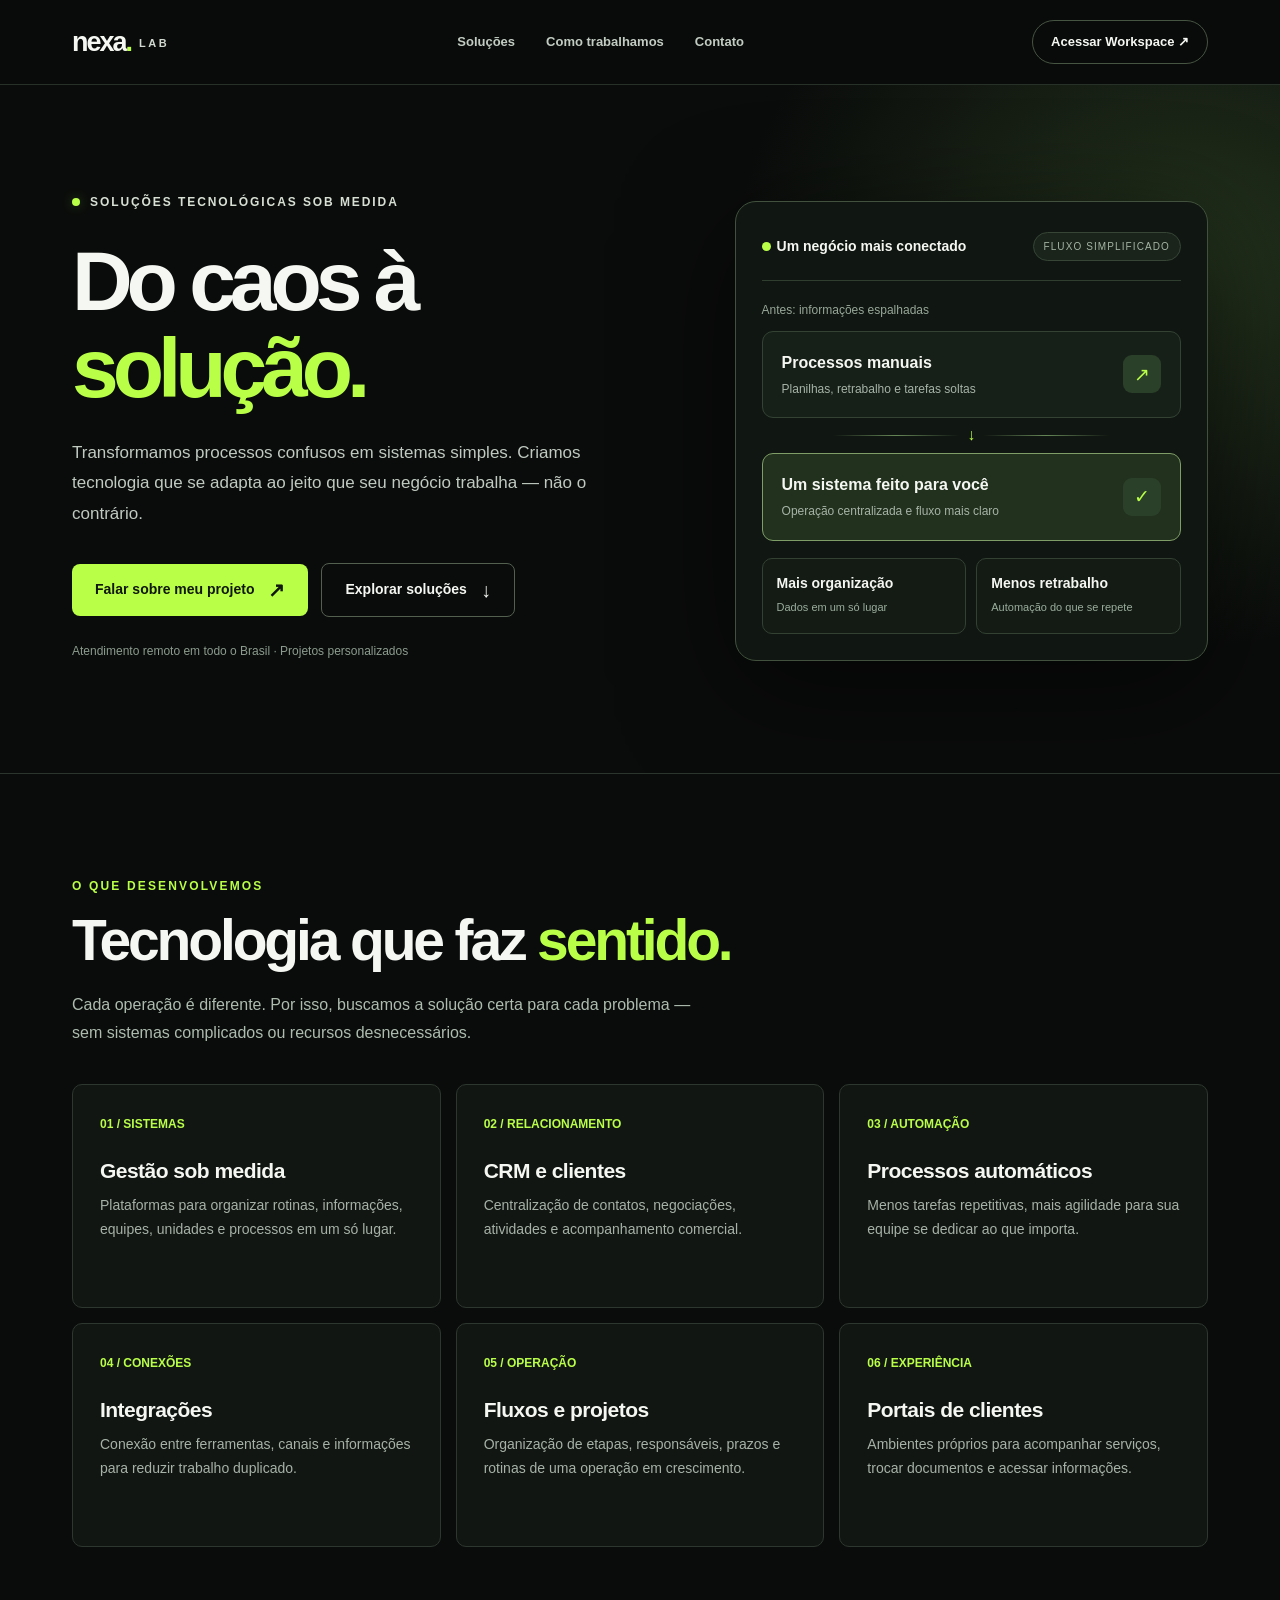
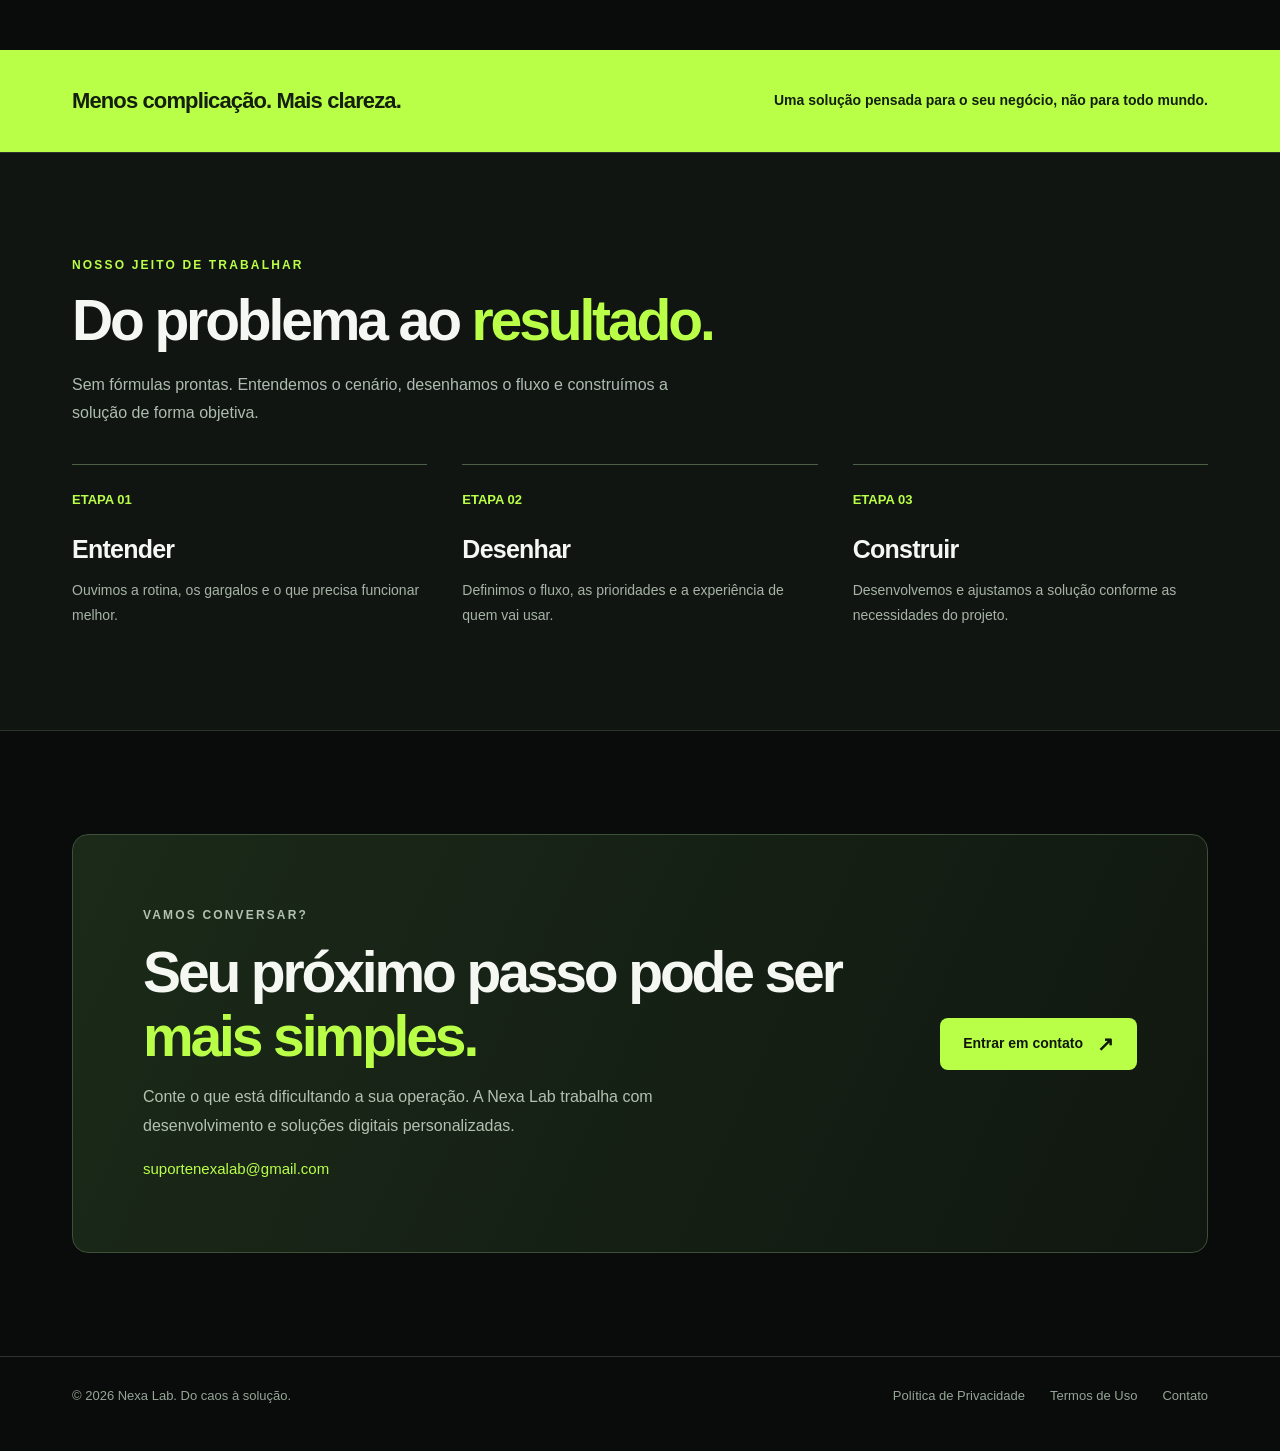
<file: index.html>
<!doctype html>
<html lang="pt-BR">
<head>
  <meta charset="utf-8">
  <meta name="viewport" content="width=device-width,initial-scale=1">
  <meta name="theme-color" content="#0a0c0b">
  <meta name="description" content="Nexa Lab: soluções tecnológicas sob medida, sistemas, CRM, integrações e automações para simplificar a gestão do seu negócio.">
  <meta property="og:type" content="website">
  <meta property="og:locale" content="pt_BR">
  <meta property="og:title" content="Nexa Lab — Do caos à solução">
  <meta property="og:description" content="Sistemas, integrações e automações sob medida para uma operação mais simples.">
  <title>Nexa Lab — Do caos à solução</title>
  <link rel="icon" type="image/svg+xml" href="/favicon.svg">
  <link rel="stylesheet" href="/style.css">
</head>
<body>
  <header class="header">
    <div class="container header-inner">
      <a href="/" aria-label="Nexa Lab, página inicial" class="logo">nexa<span class="dot">.</span><small>LAB</small></a>
      <nav class="nav" aria-label="Menu principal">
        <a href="#solucoes">Soluções</a>
        <a href="#processo">Como trabalhamos</a>
        <a href="#contato">Contato</a>
      </nav>
      <a class="nav-cta" href="https://nexa-workspace-tau.vercel.app/" target="_blank" rel="noopener noreferrer">Acessar Workspace ↗</a>
    </div>
  </header>
  <main>
    <section class="hero" aria-labelledby="hero-title">
      <div class="container hero-grid">
        <div>
          <span class="eyebrow">Soluções tecnológicas sob medida</span>
          <h1 id="hero-title">Do caos à <span class="accent">solução.</span></h1>
          <p class="lead">Transformamos processos confusos em sistemas simples. Criamos tecnologia que se adapta ao jeito que seu negócio trabalha — não o contrário.</p>
          <div class="actions">
            <a class="button button-primary" href="mailto:suportenexalab@gmail.com?subject=Quero%20conversar%20sobre%20um%20projeto">Falar sobre meu projeto <span class="arrow" aria-hidden="true">↗</span></a>
            <a class="button button-outline" href="#solucoes">Explorar soluções <span class="arrow" aria-hidden="true">↓</span></a>
          </div>
          <p class="fine">Atendimento remoto em todo o Brasil · Projetos personalizados</p>
        </div>
        <div class="visual" aria-label="Ilustração conceitual de organização de processos">
          <div class="visual-top"><span class="visual-title"><span class="signal"></span>Um negócio mais conectado</span><span class="visual-label">Fluxo simplificado</span></div>
          <p class="flow-note">Antes: informações espalhadas</p>
          <div class="flow-card"><div><strong>Processos manuais</strong><small>Planilhas, retrabalho e tarefas soltas</small></div><span class="flow-icon" aria-hidden="true">↗</span></div>
          <div class="flow-lines" aria-hidden="true">↓</div>
          <div class="flow-card" style="border-color:#7f9d67;background:#21311d"><div><strong>Um sistema feito para você</strong><small>Operação centralizada e fluxo mais claro</small></div><span class="flow-icon" aria-hidden="true">✓</span></div>
          <div class="flow-bottom">
            <div class="micro"><b>Mais organização</b><small>Dados em um só lugar</small></div>
            <div class="micro"><b>Menos retrabalho</b><small>Automação do que se repete</small></div>
          </div>
        </div>
      </div>
    </section>
    <section id="solucoes" class="section" aria-labelledby="solucoes-title">
      <div class="container">
        <div class="section-head">
          <p class="kicker">O que desenvolvemos</p>
          <h2 id="solucoes-title">Tecnologia que faz <span class="accent">sentido.</span></h2>
          <p class="intro">Cada operação é diferente. Por isso, buscamos a solução certa para cada problema — sem sistemas complicados ou recursos desnecessários.</p>
        </div>
        <div class="grid">
          <article class="service"><p class="number">01 / SISTEMAS</p><h3>Gestão sob medida</h3><p>Plataformas para organizar rotinas, informações, equipes, unidades e processos em um só lugar.</p></article>
          <article class="service"><p class="number">02 / RELACIONAMENTO</p><h3>CRM e clientes</h3><p>Centralização de contatos, negociações, atividades e acompanhamento comercial.</p></article>
          <article class="service"><p class="number">03 / AUTOMAÇÃO</p><h3>Processos automáticos</h3><p>Menos tarefas repetitivas, mais agilidade para sua equipe se dedicar ao que importa.</p></article>
          <article class="service"><p class="number">04 / CONEXÕES</p><h3>Integrações</h3><p>Conexão entre ferramentas, canais e informações para reduzir trabalho duplicado.</p></article>
          <article class="service"><p class="number">05 / OPERAÇÃO</p><h3>Fluxos e projetos</h3><p>Organização de etapas, responsáveis, prazos e rotinas de uma operação em crescimento.</p></article>
          <article class="service"><p class="number">06 / EXPERIÊNCIA</p><h3>Portais de clientes</h3><p>Ambientes próprios para acompanhar serviços, trocar documentos e acessar informações.</p></article>
        </div>
      </div>
    </section>
    <div class="band"><div class="container band-inner"><strong>Menos complicação. Mais clareza.</strong><span>Uma solução pensada para o seu negócio, não para todo mundo.</span></div></div>
    <section id="processo" class="section section-soft" aria-labelledby="processo-title">
      <div class="container">
        <div class="section-head">
          <p class="kicker">Nosso jeito de trabalhar</p>
          <h2 id="processo-title">Do problema ao <span class="accent">resultado.</span></h2>
          <p class="intro">Sem fórmulas prontas. Entendemos o cenário, desenhamos o fluxo e construímos a solução de forma objetiva.</p>
        </div>
        <div class="process">
          <div class="step"><b>ETAPA 01</b><h3>Entender</h3><p>Ouvimos a rotina, os gargalos e o que precisa funcionar melhor.</p></div>
          <div class="step"><b>ETAPA 02</b><h3>Desenhar</h3><p>Definimos o fluxo, as prioridades e a experiência de quem vai usar.</p></div>
          <div class="step"><b>ETAPA 03</b><h3>Construir</h3><p>Desenvolvemos e ajustamos a solução conforme as necessidades do projeto.</p></div>
        </div>
      </div>
    </section>
    <section id="contato" class="section">
      <div class="container">
        <div class="contact">
          <div>
            <p class="kicker">Vamos conversar?</p>
            <h2>Seu próximo passo pode ser <span class="accent">mais simples.</span></h2>
            <p>Conte o que está dificultando a sua operação. A Nexa Lab trabalha com desenvolvimento e soluções digitais personalizadas.</p>
            <a class="email" href="mailto:suportenexalab@gmail.com">suportenexalab@gmail.com</a>
          </div>
          <a class="button button-primary" href="mailto:suportenexalab@gmail.com?subject=Contato%20pelo%20site%20da%20Nexa%20Lab">Entrar em contato <span class="arrow" aria-hidden="true">↗</span></a>
        </div>
      </div>
    </section>
  </main>
  <footer class="footer">
    <div class="container footer-inner">
      <span>© 2026 Nexa Lab. Do caos à solução.</span>
      <div class="footer-links"><a href="/privacidade.html">Política de Privacidade</a><a href="/termos.html">Termos de Uso</a><a href="mailto:suportenexalab@gmail.com">Contato</a></div>
    </div>
  </footer>
</body>
</html>
</file>
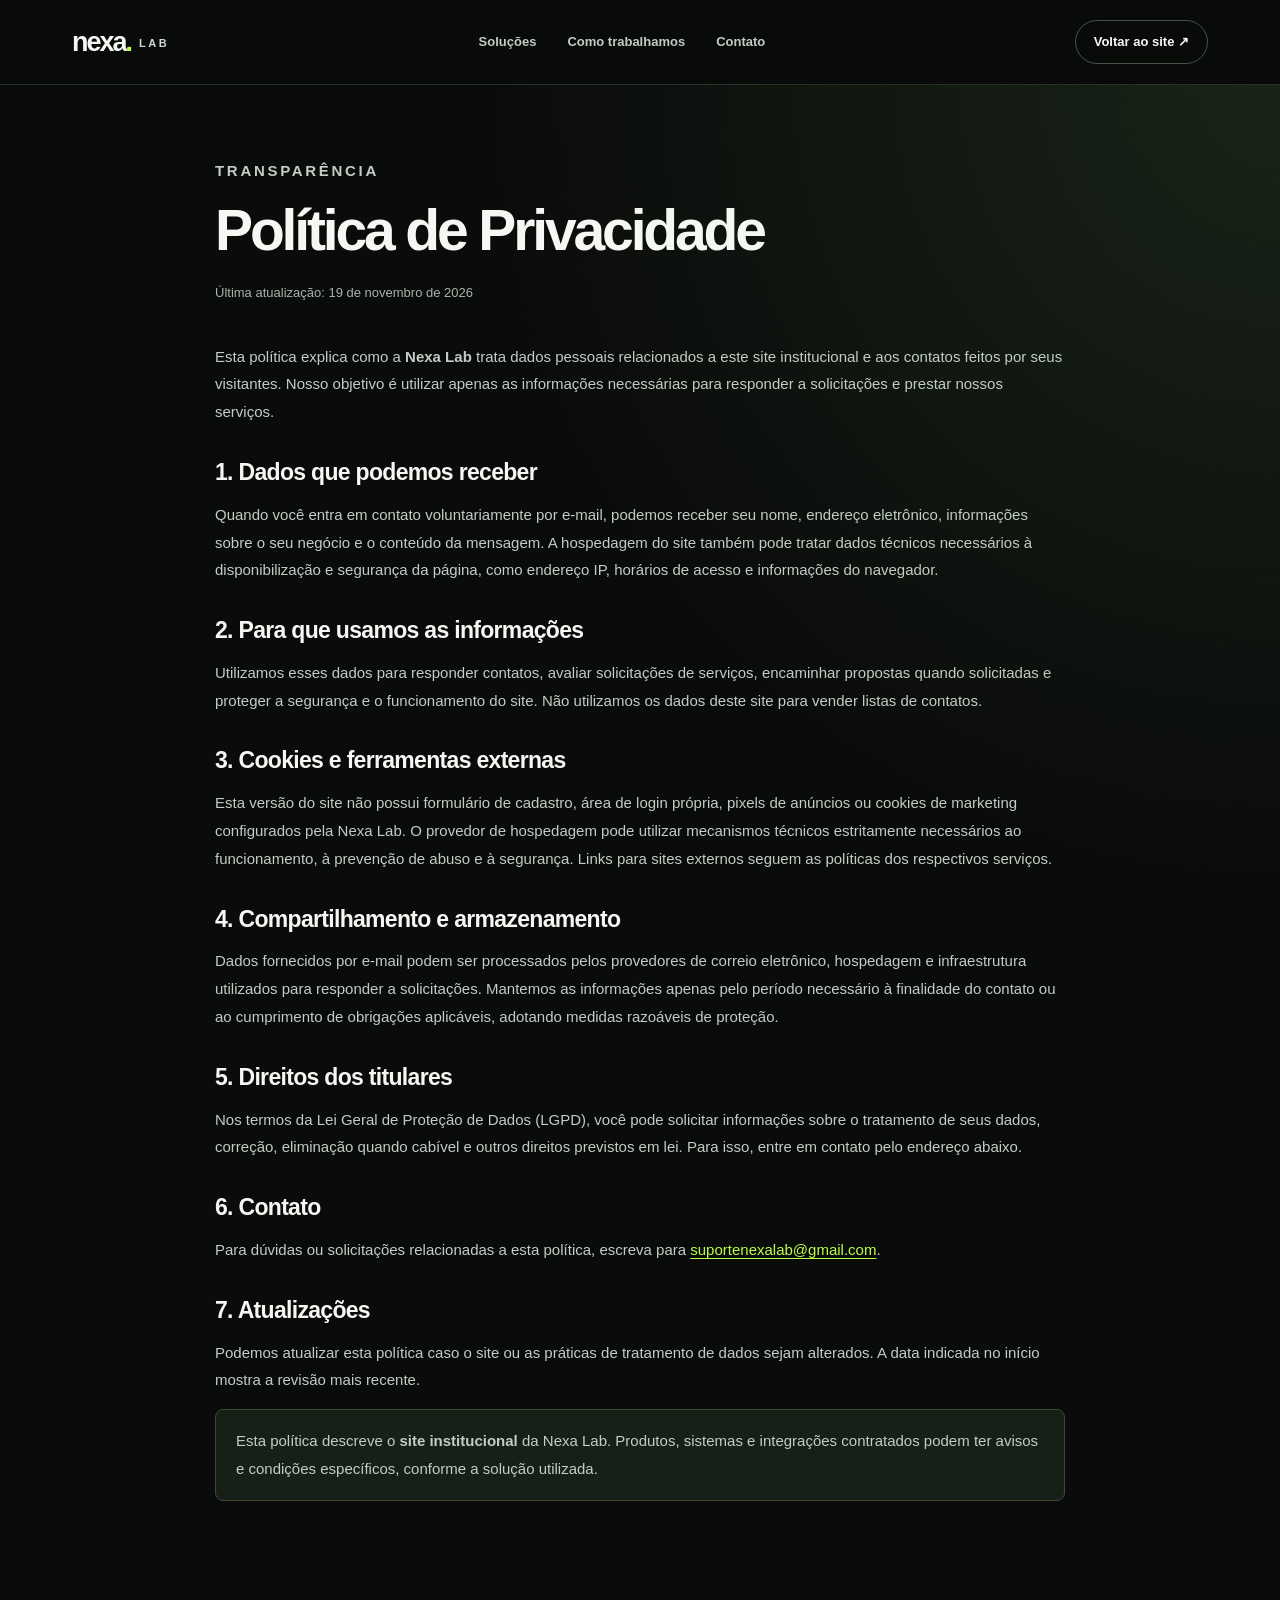
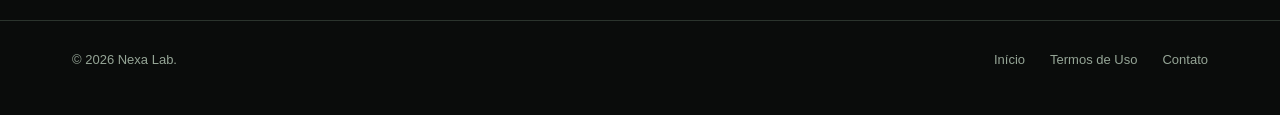
<file: privacidade.html>
<!doctype html>
<html lang="pt-BR">
<head><meta charset="utf-8"><meta name="viewport" content="width=device-width,initial-scale=1"><meta name="theme-color" content="#0a0c0b"><meta name="description" content="Política de privacidade do site institucional Nexa Lab."><title>Política de Privacidade | Nexa Lab</title><link rel="icon" href="/favicon.svg" type="image/svg+xml"><link rel="stylesheet" href="/style.css"></head>
<body>
<header class="header"><div class="container header-inner"><a class="logo" href="/" aria-label="Voltar à página inicial">nexa<span class="dot">.</span><small>LAB</small></a><nav class="nav" aria-label="Navegação"><a href="/#solucoes">Soluções</a><a href="/#processo">Como trabalhamos</a><a href="/#contato">Contato</a></nav><a class="nav-cta" href="/">Voltar ao site ↗</a></div></header>
<main class="doc-wrap"><article class="container document">
<p class="kicker">Transparência</p><h1>Política de Privacidade</h1><p class="updated">Última atualização: 19 de novembro de 2026</p>
<p>Esta política explica como a <strong>Nexa Lab</strong> trata dados pessoais relacionados a este site institucional e aos contatos feitos por seus visitantes. Nosso objetivo é utilizar apenas as informações necessárias para responder a solicitações e prestar nossos serviços.</p>
<h2>1. Dados que podemos receber</h2><p>Quando você entra em contato voluntariamente por e-mail, podemos receber seu nome, endereço eletrônico, informações sobre o seu negócio e o conteúdo da mensagem. A hospedagem do site também pode tratar dados técnicos necessários à disponibilização e segurança da página, como endereço IP, horários de acesso e informações do navegador.</p>
<h2>2. Para que usamos as informações</h2><p>Utilizamos esses dados para responder contatos, avaliar solicitações de serviços, encaminhar propostas quando solicitadas e proteger a segurança e o funcionamento do site. Não utilizamos os dados deste site para vender listas de contatos.</p>
<h2>3. Cookies e ferramentas externas</h2><p>Esta versão do site não possui formulário de cadastro, área de login própria, pixels de anúncios ou cookies de marketing configurados pela Nexa Lab. O provedor de hospedagem pode utilizar mecanismos técnicos estritamente necessários ao funcionamento, à prevenção de abuso e à segurança. Links para sites externos seguem as políticas dos respectivos serviços.</p>
<h2>4. Compartilhamento e armazenamento</h2><p>Dados fornecidos por e-mail podem ser processados pelos provedores de correio eletrônico, hospedagem e infraestrutura utilizados para responder a solicitações. Mantemos as informações apenas pelo período necessário à finalidade do contato ou ao cumprimento de obrigações aplicáveis, adotando medidas razoáveis de proteção.</p>
<h2>5. Direitos dos titulares</h2><p>Nos termos da Lei Geral de Proteção de Dados (LGPD), você pode solicitar informações sobre o tratamento de seus dados, correção, eliminação quando cabível e outros direitos previstos em lei. Para isso, entre em contato pelo endereço abaixo.</p>
<h2>6. Contato</h2><p>Para dúvidas ou solicitações relacionadas a esta política, escreva para <a href="mailto:suportenexalab@gmail.com">suportenexalab@gmail.com</a>.</p>
<h2>7. Atualizações</h2><p>Podemos atualizar esta política caso o site ou as práticas de tratamento de dados sejam alterados. A data indicada no início mostra a revisão mais recente.</p>
<p class="callout">Esta política descreve o <strong>site institucional</strong> da Nexa Lab. Produtos, sistemas e integrações contratados podem ter avisos e condições específicos, conforme a solução utilizada.</p>
</article></main>
<footer class="footer"><div class="container footer-inner"><span>© 2026 Nexa Lab.</span><div class="footer-links"><a href="/">Início</a><a href="/termos.html">Termos de Uso</a><a href="mailto:suportenexalab@gmail.com">Contato</a></div></div></footer></body></html>
</file>
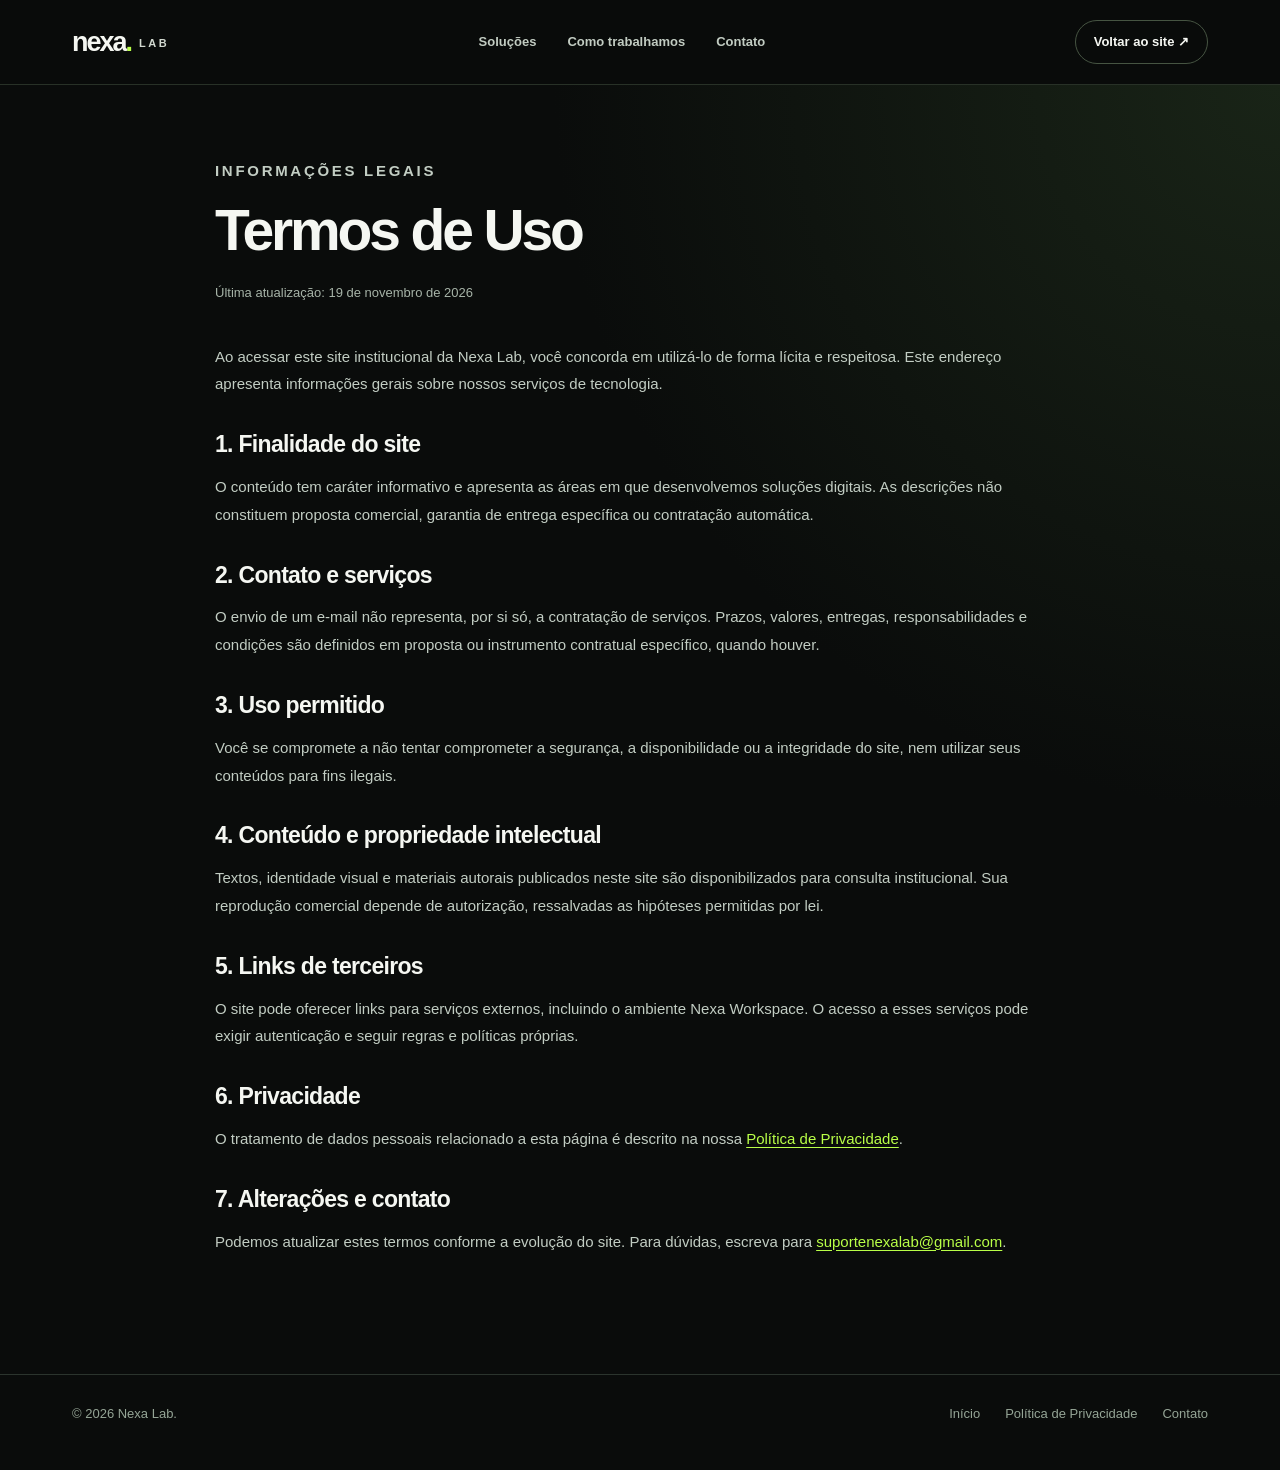
<file: termos.html>
<!doctype html>
<html lang="pt-BR"><head><meta charset="utf-8"><meta name="viewport" content="width=device-width,initial-scale=1"><meta name="theme-color" content="#0a0c0b"><meta name="description" content="Termos de uso do site institucional Nexa Lab."><title>Termos de Uso | Nexa Lab</title><link rel="icon" href="/favicon.svg" type="image/svg+xml"><link rel="stylesheet" href="/style.css"></head>
<body><header class="header"><div class="container header-inner"><a class="logo" href="/" aria-label="Voltar à página inicial">nexa<span class="dot">.</span><small>LAB</small></a><nav class="nav" aria-label="Navegação"><a href="/#solucoes">Soluções</a><a href="/#processo">Como trabalhamos</a><a href="/#contato">Contato</a></nav><a class="nav-cta" href="/">Voltar ao site ↗</a></div></header>
<main class="doc-wrap"><article class="container document">
<p class="kicker">Informações legais</p><h1>Termos de Uso</h1><p class="updated">Última atualização: 19 de novembro de 2026</p>
<p>Ao acessar este site institucional da Nexa Lab, você concorda em utilizá-lo de forma lícita e respeitosa. Este endereço apresenta informações gerais sobre nossos serviços de tecnologia.</p>
<h2>1. Finalidade do site</h2><p>O conteúdo tem caráter informativo e apresenta as áreas em que desenvolvemos soluções digitais. As descrições não constituem proposta comercial, garantia de entrega específica ou contratação automática.</p>
<h2>2. Contato e serviços</h2><p>O envio de um e-mail não representa, por si só, a contratação de serviços. Prazos, valores, entregas, responsabilidades e condições são definidos em proposta ou instrumento contratual específico, quando houver.</p>
<h2>3. Uso permitido</h2><p>Você se compromete a não tentar comprometer a segurança, a disponibilidade ou a integridade do site, nem utilizar seus conteúdos para fins ilegais.</p>
<h2>4. Conteúdo e propriedade intelectual</h2><p>Textos, identidade visual e materiais autorais publicados neste site são disponibilizados para consulta institucional. Sua reprodução comercial depende de autorização, ressalvadas as hipóteses permitidas por lei.</p>
<h2>5. Links de terceiros</h2><p>O site pode oferecer links para serviços externos, incluindo o ambiente Nexa Workspace. O acesso a esses serviços pode exigir autenticação e seguir regras e políticas próprias.</p>
<h2>6. Privacidade</h2><p>O tratamento de dados pessoais relacionado a esta página é descrito na nossa <a href="/privacidade.html">Política de Privacidade</a>.</p>
<h2>7. Alterações e contato</h2><p>Podemos atualizar estes termos conforme a evolução do site. Para dúvidas, escreva para <a href="mailto:suportenexalab@gmail.com">suportenexalab@gmail.com</a>.</p>
</article></main>
<footer class="footer"><div class="container footer-inner"><span>© 2026 Nexa Lab.</span><div class="footer-links"><a href="/">Início</a><a href="/privacidade.html">Política de Privacidade</a><a href="mailto:suportenexalab@gmail.com">Contato</a></div></div></footer></body></html>
</file>
<file: style.css>
:root{color-scheme:dark;--bg:#0a0c0b;--panel:#121613;--panel2:#181e19;--cream:#f5f7f2;--muted:#abb5ad;--line:#2b342d;--green:#b9ff48;--green-dark:#243717;font-family:Inter,"Segoe UI",Arial,Helvetica,sans-serif}
*{box-sizing:border-box}html{scroll-behavior:smooth;scroll-padding-top:100px}body{margin:0;background:var(--bg);color:var(--cream);line-height:1.55}a{color:inherit;text-decoration:none}button,a{touch-action:manipulation}a:focus-visible{outline:3px solid var(--green);outline-offset:5px;border-radius:4px}::selection{background:var(--green);color:#101410}
.container{width:min(1136px,calc(100% - 48px));margin-inline:auto}.header{position:relative;z-index:10;border-bottom:1px solid #283127;background:rgba(10,12,11,.97)}.header-inner{height:84px;display:flex;align-items:center;justify-content:space-between;gap:32px}.logo{font-weight:900;letter-spacing:-.075em;font-size:27px;white-space:nowrap;line-height:1}.logo .dot{color:var(--green)}.logo small{font-size:11px;font-weight:650;letter-spacing:.23em;margin-left:8px;color:#d2d9d0;vertical-align:middle}.nav{display:flex;align-items:center;gap:31px;font-size:13px;font-weight:650;color:#c2ccc2}.nav a:hover,.footer a:hover{color:var(--green)}.nav-cta{border:1px solid #465442;color:var(--cream);font-size:13px;font-weight:700;padding:11px 18px;border-radius:999px;white-space:nowrap;transition:.2s}.nav-cta:hover{border-color:var(--green);color:var(--green)}
.hero{position:relative;overflow:hidden;padding:104px 0 100px;background:radial-gradient(ellipse 48% 75% at 93% 26%,#24331d 0%,transparent 74%),var(--bg);border-bottom:1px solid var(--line)}.hero-grid{display:grid;grid-template-columns:1.12fr .88fr;gap:60px;align-items:center}.eyebrow{display:inline-flex;align-items:center;gap:10px;font-size:12px;letter-spacing:.16em;text-transform:uppercase;color:#d8e0d4;font-weight:750}.eyebrow:before{content:"";width:8px;height:8px;border-radius:50%;background:var(--green);box-shadow:0 0 12px #b9ff4848}h1,h2,h3,p{margin-top:0}.hero h1{font-size:clamp(50px,6.7vw,84px);line-height:1.035;letter-spacing:-.072em;margin:24px 0 26px;font-weight:800;max-width:780px}.accent{color:var(--green)}.lead{font-size:17px;line-height:1.8;color:#c0cac1;max-width:575px}.actions{display:flex;align-items:center;gap:13px;flex-wrap:wrap;margin-top:34px}.button{display:inline-flex;gap:14px;align-items:center;justify-content:center;padding:15px 23px;border-radius:8px;font-size:14px;font-weight:800;min-height:52px;transition:transform .18s,background .18s}.button:hover{transform:translateY(-2px)}.button-primary{background:var(--green);color:#10170b}.button-primary:hover{background:#d1ff89}.button-outline{border:1px solid #53604f;color:var(--cream)}.button-outline:hover{border-color:var(--green)}.arrow{font-size:20px;line-height:1}.fine{color:#8c9c8e;font-size:12px;margin-top:25px}
.visual{position:relative;padding:26px;background:#101611;border:1px solid #41513d;border-radius:21px;box-shadow:0 28px 110px #0009}.visual-top{display:flex;align-items:center;justify-content:space-between;border-bottom:1px solid #303e30;padding:4px 0 19px}.visual-title{font-size:14px;font-weight:750}.visual-label{font-size:10px;text-transform:uppercase;letter-spacing:.11em;color:#a3b4a3;background:#1a241b;padding:6px 10px;border-radius:30px;border:1px solid #364536}.signal{width:9px;height:9px;border-radius:50%;background:var(--green);display:inline-block;margin-right:6px}.flow-note{font-size:12px;color:#97a798;margin:20px 0 11px}.flow-card{padding:19px;display:flex;align-items:center;justify-content:space-between;border:1px solid #344234;background:#172018;border-radius:11px;gap:16px}.flow-card strong{font-size:16px}.flow-card small{display:block;color:#a6b3a7;margin-top:4px;font-size:12px}.flow-icon{display:grid;place-items:center;width:38px;height:38px;flex-shrink:0;background:#2b4029;color:var(--green);border-radius:9px;font-size:19px}.flow-lines{height:35px;display:flex;align-items:center;justify-content:center;gap:8px;color:var(--green)}.flow-lines:before,.flow-lines:after{content:"";height:1px;width:30%;background:linear-gradient(90deg,transparent,#668657,transparent)}.flow-bottom{display:grid;grid-template-columns:1fr 1fr;gap:10px;margin-top:17px}.micro{border:1px solid #334132;border-radius:10px;padding:14px;background:#141b15}.micro b{font-size:14px;display:block}.micro small{color:#9aad9b;font-size:11px}
.section{padding:103px 0}.section-head{max-width:700px;margin-bottom:37px}.kicker{text-transform:uppercase;letter-spacing:.18em;color:var(--green);font-size:12px;font-weight:800;margin-bottom:14px}.section h2,.document h1{font-size:clamp(36px,4.6vw,57px);letter-spacing:-.055em;line-height:1.12;margin:0 0 18px}.section .intro{font-size:16px;line-height:1.75;color:#aebcaf;max-width:640px}.grid{display:grid;grid-template-columns:repeat(3,1fr);gap:15px}.service{background:var(--panel);border:1px solid #2e372f;padding:29px 27px 32px;min-height:224px;border-radius:10px}.service .number{color:var(--green);font-weight:750;font-size:12px;margin-bottom:23px}.service h3{letter-spacing:-.025em;font-size:21px;line-height:1.25;margin-bottom:10px}.service p{font-size:14px;line-height:1.7;color:#a6b2a7;margin-bottom:0}.band{padding:34px 0;background:var(--green);color:#14200d}.band-inner{display:flex;align-items:center;justify-content:space-between;gap:20px}.band strong{font-size:22px;letter-spacing:-.04em}.band span{font-size:14px;font-weight:600}.section-soft{background:#111511;border-top:1px solid var(--line);border-bottom:1px solid var(--line)}.process{display:grid;grid-template-columns:repeat(3,1fr);gap:35px}.step{padding-top:22px;border-top:1px solid #4b6045}.step b{font-size:13px;color:var(--green)}.step h3{margin:19px 0 9px;letter-spacing:-.03em;font-size:25px}.step p{font-size:14px;line-height:1.75;color:#a7b3a7;margin:0}.contact{display:grid;grid-template-columns:1fr auto;gap:50px;align-items:center;padding:70px;background:linear-gradient(115deg,#1b2a19,#101710);border:1px solid #3d5038;border-radius:16px}.contact h2{margin-bottom:15px}.contact p{color:#b2c1b0;line-height:1.8;max-width:590px}.contact a.email{color:var(--green);font-size:15px;overflow-wrap:anywhere}.footer{border-top:1px solid var(--line);padding:29px 0 45px;color:#95a596;font-size:13px}.footer-inner{display:flex;justify-content:space-between;align-items:center;gap:20px}.footer-links{display:flex;flex-wrap:wrap;gap:25px}.doc-wrap{min-height:70vh;padding:72px 0 104px;background:radial-gradient(circle at 100% 0%,#192417,transparent 40%)}.document{max-width:850px}.document .updated{font-size:13px;color:#a7b4a8;margin:3px 0 38px}.document h2{font-size:23px;letter-spacing:-.03em;line-height:1.3;margin:32px 0 13px}.document p,.document li{color:#c2cdc3;font-size:15px;line-height:1.85}.document ul{padding-left:20px}.document a{color:var(--green);text-decoration:underline;text-underline-offset:3px}.document .callout{background:#172017;border:1px solid #394a35;padding:17px 20px;border-radius:8px}
@media(max-width:950px){.nav{gap:18px}.hero-grid{grid-template-columns:1fr;gap:45px}.hero{padding:72px 0}.visual{max-width:580px}.contact{padding:44px;grid-template-columns:1fr}.process{gap:20px}}
@media(max-width:680px){.container{width:min(100% - 36px,1136px)}.header-inner{height:74px}.logo{font-size:24px}.logo small{font-size:9px}.nav{display:none}.nav-cta{font-size:12px;padding:10px 14px}.hero{padding:65px 0}.hero h1{font-size:clamp(48px,12.2vw,70px)}.lead{font-size:15px}.visual{padding:18px}.section{padding:70px 0}.grid,.process{grid-template-columns:1fr}.service{min-height:unset}.band-inner{align-items:flex-start;flex-direction:column;gap:6px}.band strong{font-size:19px}.contact{padding:30px 24px}.footer-inner{align-items:flex-start;flex-direction:column}.flow-bottom{grid-template-columns:1fr 1fr}.doc-wrap{padding:49px 0 74px}}
@media(prefers-reduced-motion:reduce){html{scroll-behavior:auto}.button{transition:none}}
</file>
